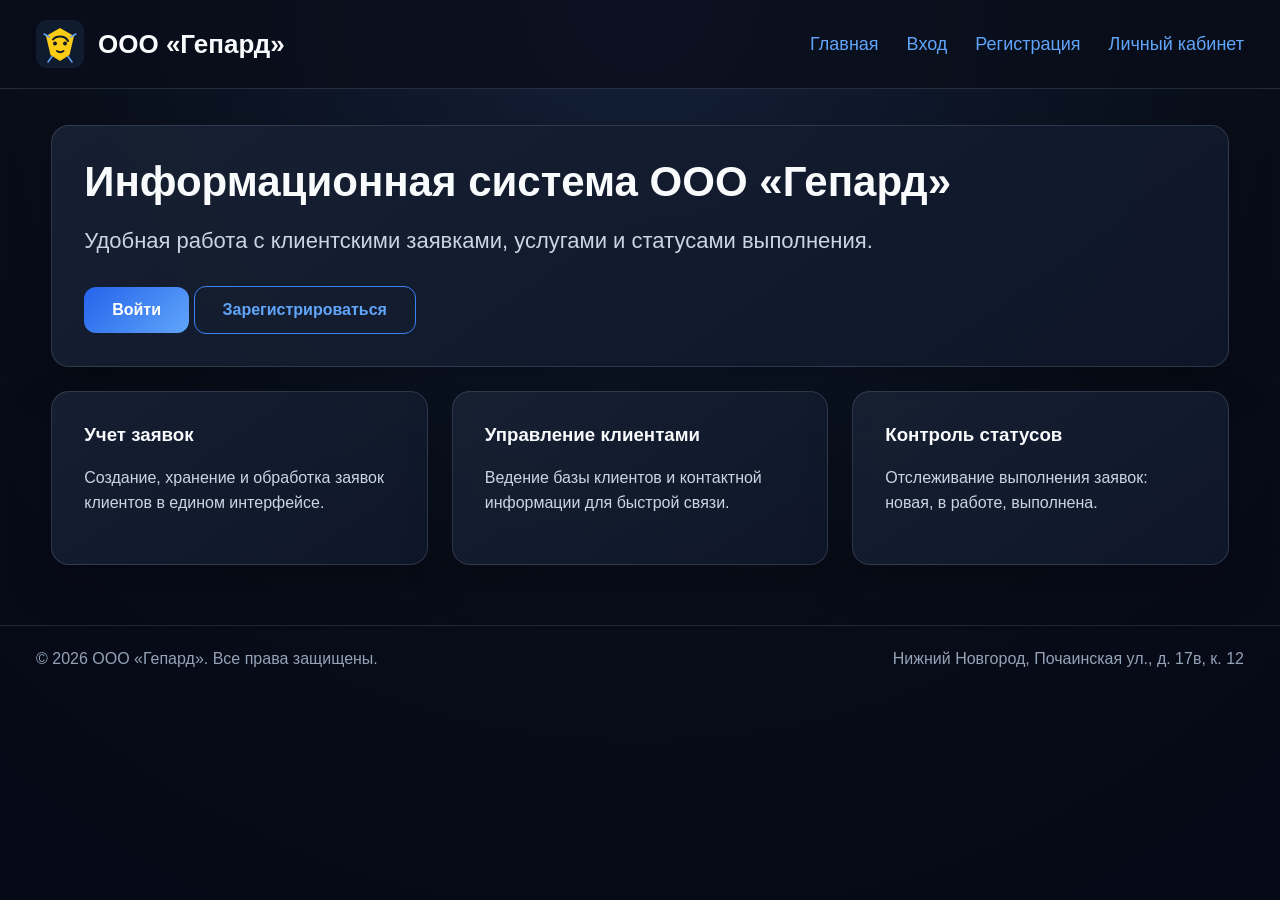
<file: index.html>
<!DOCTYPE html>
<html lang="ru">
<head>
    <meta charset="UTF-8">
    <meta name="viewport" content="width=device-width, initial-scale=1.0">
    <title>ООО «Гепард» — Главная</title>
    <link rel="stylesheet" href="css/style.css">
</head>
<body>
<header class="header">
    <div class="logo">
        <img src="images/logo.svg" alt="Логотип ООО Гепард">
        <span>ООО «Гепард»</span>
    </div>
    <nav class="nav">
        <a href="index.html">Главная</a>
        <a href="login.html">Вход</a>
        <a href="register.html">Регистрация</a>
        <a href="dashboard.html">Личный кабинет</a>
    </nav>
</header>
<main class="container">
<section class="card hero">
    <h1>Информационная система ООО «Гепард»</h1>
    <p>Удобная работа с клиентскими заявками, услугами и статусами выполнения.</p>
    <a class="button" href="login.html">Войти</a>
    <a class="button secondary" href="register.html">Зарегистрироваться</a>
</section>

<section class="grid">
    <div class="card feature">
        <h3>Учет заявок</h3>
        <p>Создание, хранение и обработка заявок клиентов в едином интерфейсе.</p>
    </div>
    <div class="card feature">
        <h3>Управление клиентами</h3>
        <p>Ведение базы клиентов и контактной информации для быстрой связи.</p>
    </div>
    <div class="card feature">
        <h3>Контроль статусов</h3>
        <p>Отслеживание выполнения заявок: новая, в работе, выполнена.</p>
    </div>
</section>
</main>
<footer class="footer">
    <span>© 2026 ООО «Гепард». Все права защищены.</span>
    <span>Нижний Новгород, Почаинская ул., д. 17в, к. 12</span>
</footer>
</body>
</html>
</file>
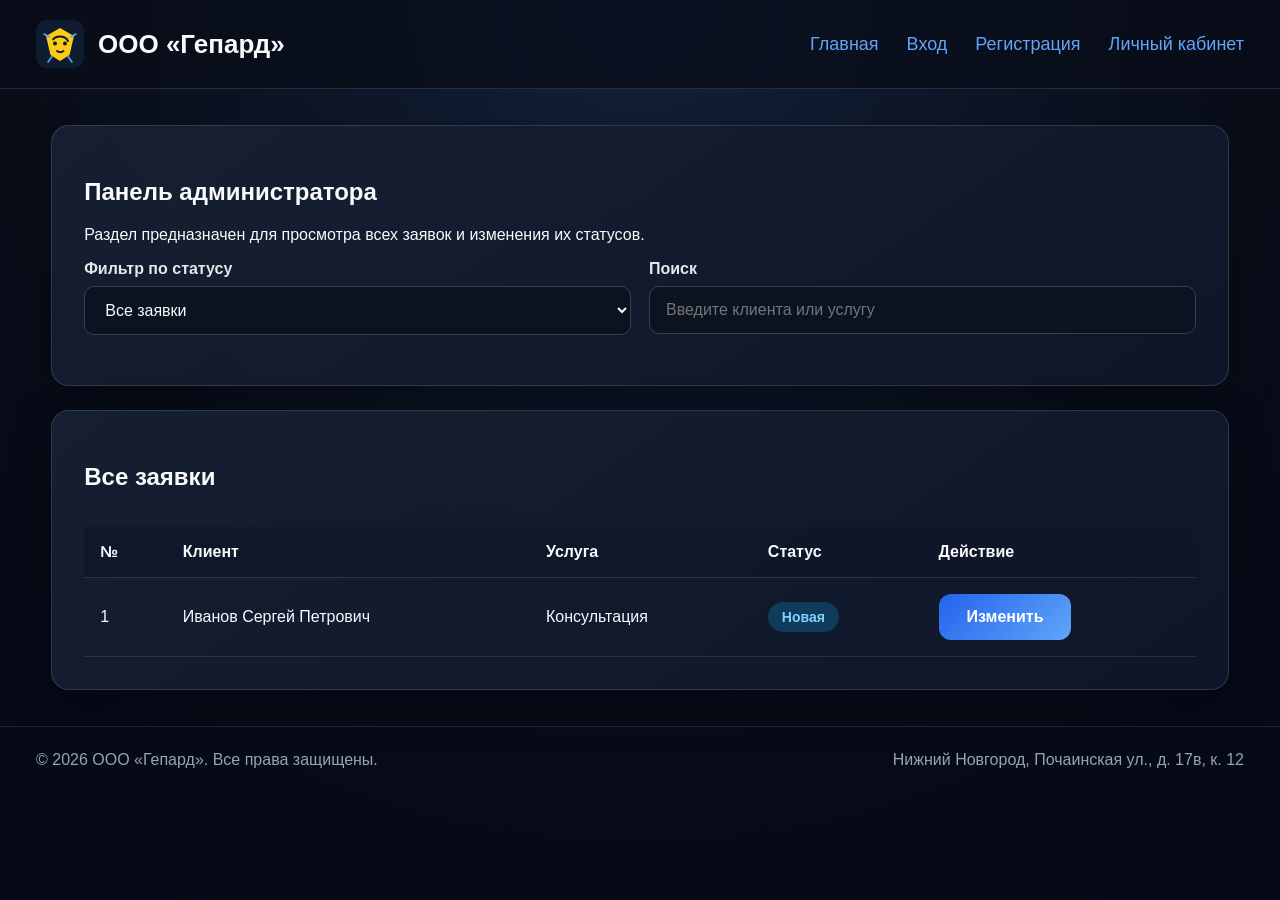
<file: admin.html>
<!DOCTYPE html>
<html lang="ru">
<head>
    <meta charset="UTF-8">
    <meta name="viewport" content="width=device-width, initial-scale=1.0">
    <title>ООО «Гепард» — Администратор</title>
    <link rel="stylesheet" href="css/style.css">
</head>
<body>
<header class="header">
    <div class="logo">
        <img src="images/logo.svg" alt="Логотип ООО Гепард">
        <span>ООО «Гепард»</span>
    </div>
    <nav class="nav">
        <a href="index.html">Главная</a>
        <a href="login.html">Вход</a>
        <a href="register.html">Регистрация</a>
        <a href="dashboard.html">Личный кабинет</a>
    </nav>
</header>
<main class="container">
<section class="card">
    <h1>Панель администратора</h1>
    <p>Раздел предназначен для просмотра всех заявок и изменения их статусов.</p>
    <div class="form-row">
        <div class="form-group">
            <label for="filter">Фильтр по статусу</label>
            <select id="filter">
                <option>Все заявки</option>
                <option>Новая</option>
                <option>В работе</option>
                <option>Выполнена</option>
            </select>
        </div>
        <div class="form-group">
            <label for="search">Поиск</label>
            <input id="search" type="text" placeholder="Введите клиента или услугу">
        </div>
    </div>
</section>

<section class="card">
    <h2>Все заявки</h2>
    <div class="table-wrap">
        <table>
            <thead>
                <tr>
                    <th>№</th>
                    <th>Клиент</th>
                    <th>Услуга</th>
                    <th>Статус</th>
                    <th>Действие</th>
                </tr>
            </thead>
            <tbody>
                <tr>
                    <td>1</td>
                    <td>Иванов Сергей Петрович</td>
                    <td>Консультация</td>
                    <td><span class="status new">Новая</span></td>
                    <td><button class="button" type="button">Изменить</button></td>
                </tr>
            </tbody>
        </table>
    </div>
</section>
</main>
<footer class="footer">
    <span>© 2026 ООО «Гепард». Все права защищены.</span>
    <span>Нижний Новгород, Почаинская ул., д. 17в, к. 12</span>
</footer>
</body>
</html>
</file>
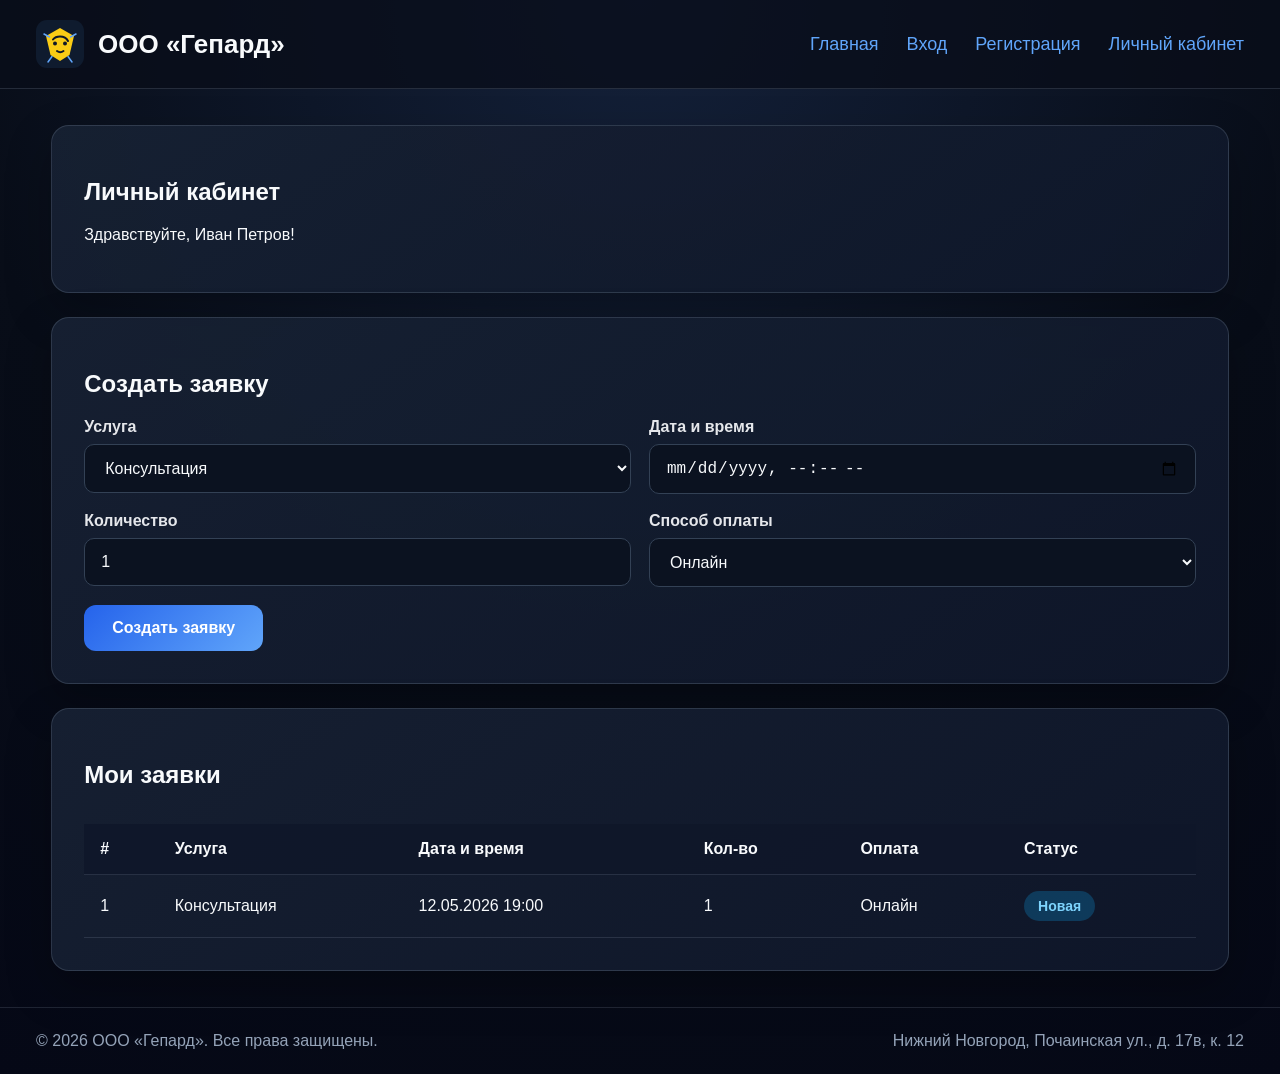
<file: dashboard.html>
<!DOCTYPE html>
<html lang="ru">
<head>
    <meta charset="UTF-8">
    <meta name="viewport" content="width=device-width, initial-scale=1.0">
    <title>ООО «Гепард» — Личный кабинет</title>
    <link rel="stylesheet" href="css/style.css">
</head>
<body>
<header class="header">
    <div class="logo">
        <img src="images/logo.svg" alt="Логотип ООО Гепард">
        <span>ООО «Гепард»</span>
    </div>
    <nav class="nav">
        <a href="index.html">Главная</a>
        <a href="login.html">Вход</a>
        <a href="register.html">Регистрация</a>
        <a href="dashboard.html">Личный кабинет</a>
    </nav>
</header>
<main class="container">
<section class="card">
    <h1>Личный кабинет</h1>
    <p>Здравствуйте, Иван Петров!</p>
</section>

<section class="card">
    <h2>Создать заявку</h2>
    <form>
        <div class="form-row">
            <div class="form-group">
                <label for="service">Услуга</label>
                <select id="service">
                    <option>Консультация</option>
                    <option>Подготовка документов</option>
                    <option>Сопровождение заявки</option>
                </select>
            </div>
            <div class="form-group">
                <label for="date">Дата и время</label>
                <input id="date" type="datetime-local">
            </div>
        </div>
        <div class="form-row">
            <div class="form-group">
                <label for="count">Количество</label>
                <input id="count" type="number" value="1">
            </div>
            <div class="form-group">
                <label for="payment">Способ оплаты</label>
                <select id="payment">
                    <option>Онлайн</option>
                    <option>Карта</option>
                    <option>Наличные</option>
                </select>
            </div>
        </div>
        <button class="button" type="button">Создать заявку</button>
    </form>
</section>

<section class="card">
    <h2>Мои заявки</h2>
    <div class="table-wrap">
        <table>
            <thead>
                <tr>
                    <th>#</th>
                    <th>Услуга</th>
                    <th>Дата и время</th>
                    <th>Кол-во</th>
                    <th>Оплата</th>
                    <th>Статус</th>
                </tr>
            </thead>
            <tbody>
                <tr>
                    <td>1</td>
                    <td>Консультация</td>
                    <td>12.05.2026 19:00</td>
                    <td>1</td>
                    <td>Онлайн</td>
                    <td><span class="status new">Новая</span></td>
                </tr>
            </tbody>
        </table>
    </div>
</section>
</main>
<footer class="footer">
    <span>© 2026 ООО «Гепард». Все права защищены.</span>
    <span>Нижний Новгород, Почаинская ул., д. 17в, к. 12</span>
</footer>
</body>
</html>
</file>
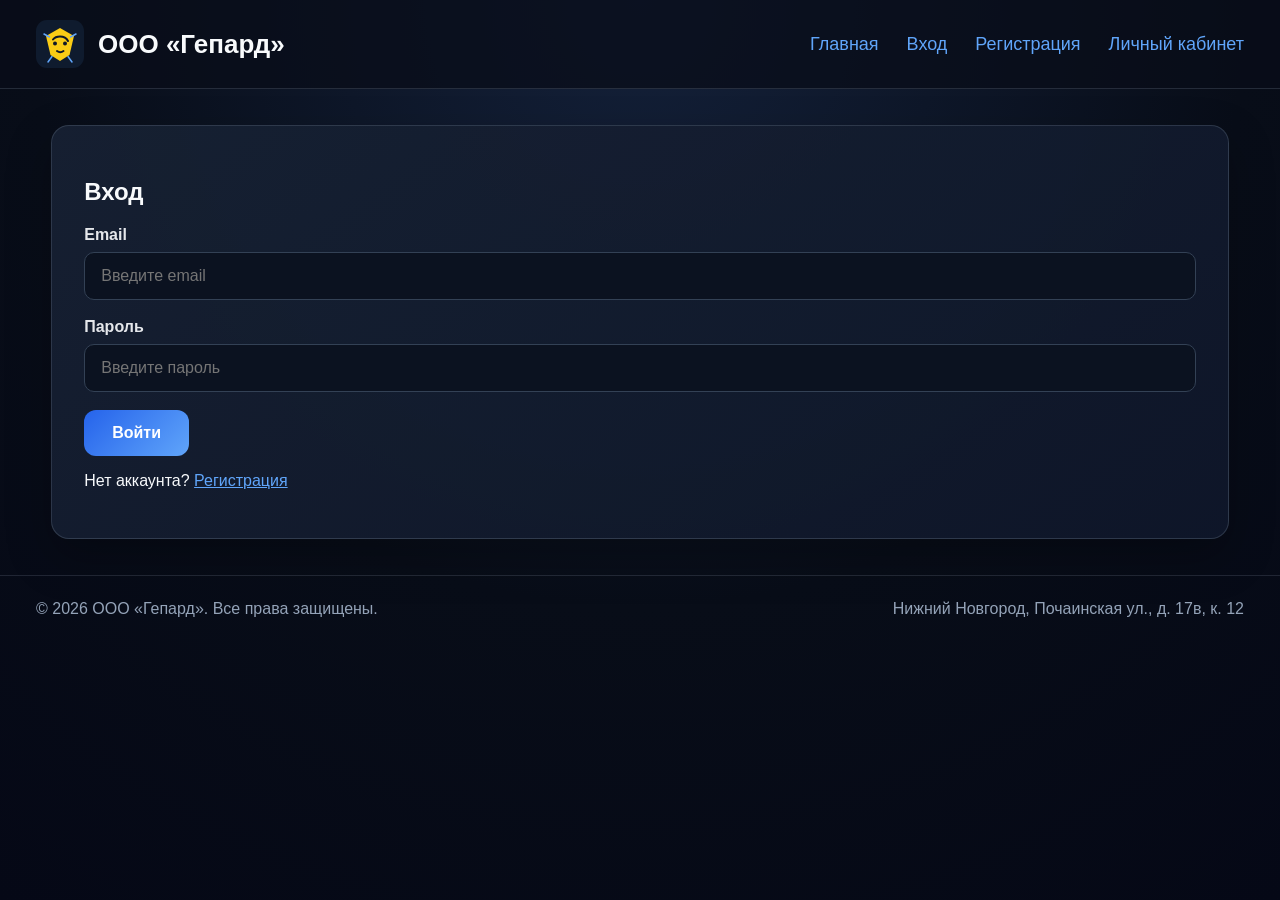
<file: login.html>
<!DOCTYPE html>
<html lang="ru">
<head>
    <meta charset="UTF-8">
    <meta name="viewport" content="width=device-width, initial-scale=1.0">
    <title>ООО «Гепард» — Вход</title>
    <link rel="stylesheet" href="css/style.css">
</head>
<body>
<header class="header">
    <div class="logo">
        <img src="images/logo.svg" alt="Логотип ООО Гепард">
        <span>ООО «Гепард»</span>
    </div>
    <nav class="nav">
        <a href="index.html">Главная</a>
        <a href="login.html">Вход</a>
        <a href="register.html">Регистрация</a>
        <a href="dashboard.html">Личный кабинет</a>
    </nav>
</header>
<main class="container">
<section class="card">
    <h1>Вход</h1>
    <form>
        <div class="form-group">
            <label for="email">Email</label>
            <input id="email" type="email" placeholder="Введите email">
        </div>
        <div class="form-group">
            <label for="password">Пароль</label>
            <input id="password" type="password" placeholder="Введите пароль">
        </div>
        <a class="button" href="dashboard.html">Войти</a>
        <p>Нет аккаунта? <a href="register.html" style="color:#60a5fa;">Регистрация</a></p>
    </form>
</section>
</main>
<footer class="footer">
    <span>© 2026 ООО «Гепард». Все права защищены.</span>
    <span>Нижний Новгород, Почаинская ул., д. 17в, к. 12</span>
</footer>
</body>
</html>
</file>
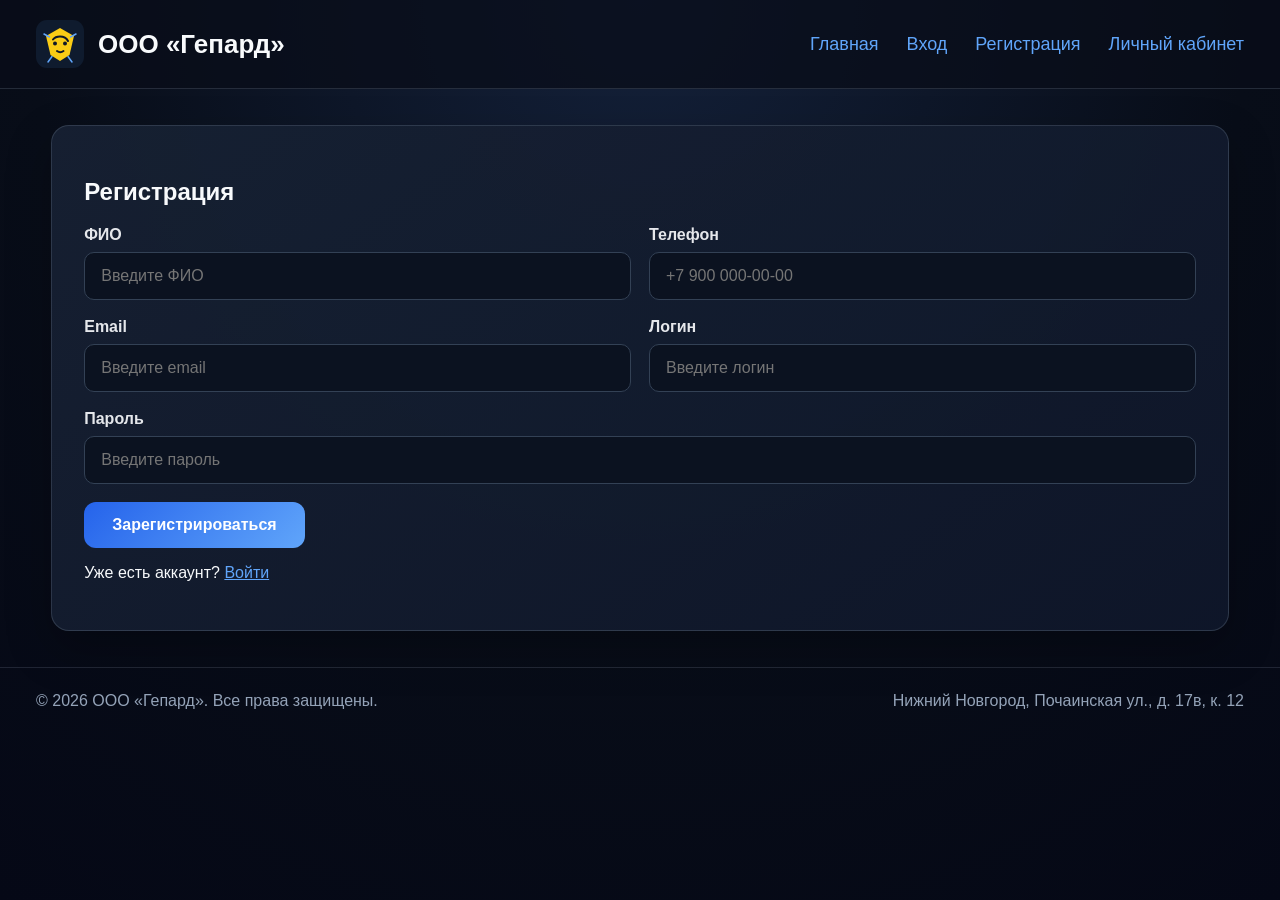
<file: register.html>
<!DOCTYPE html>
<html lang="ru">
<head>
    <meta charset="UTF-8">
    <meta name="viewport" content="width=device-width, initial-scale=1.0">
    <title>ООО «Гепард» — Регистрация</title>
    <link rel="stylesheet" href="css/style.css">
</head>
<body>
<header class="header">
    <div class="logo">
        <img src="images/logo.svg" alt="Логотип ООО Гепард">
        <span>ООО «Гепард»</span>
    </div>
    <nav class="nav">
        <a href="index.html">Главная</a>
        <a href="login.html">Вход</a>
        <a href="register.html">Регистрация</a>
        <a href="dashboard.html">Личный кабинет</a>
    </nav>
</header>
<main class="container">
<section class="card">
    <h1>Регистрация</h1>
    <form>
        <div class="form-row">
            <div class="form-group">
                <label for="name">ФИО</label>
                <input id="name" type="text" placeholder="Введите ФИО">
            </div>
            <div class="form-group">
                <label for="phone">Телефон</label>
                <input id="phone" type="tel" placeholder="+7 900 000-00-00">
            </div>
        </div>
        <div class="form-row">
            <div class="form-group">
                <label for="email">Email</label>
                <input id="email" type="email" placeholder="Введите email">
            </div>
            <div class="form-group">
                <label for="login">Логин</label>
                <input id="login" type="text" placeholder="Введите логин">
            </div>
        </div>
        <div class="form-group">
            <label for="password">Пароль</label>
            <input id="password" type="password" placeholder="Введите пароль">
        </div>
        <a class="button" href="dashboard.html">Зарегистрироваться</a>
        <p>Уже есть аккаунт? <a href="login.html" style="color:#60a5fa;">Войти</a></p>
    </form>
</section>
</main>
<footer class="footer">
    <span>© 2026 ООО «Гепард». Все права защищены.</span>
    <span>Нижний Новгород, Почаинская ул., д. 17в, к. 12</span>
</footer>
</body>
</html>
</file>
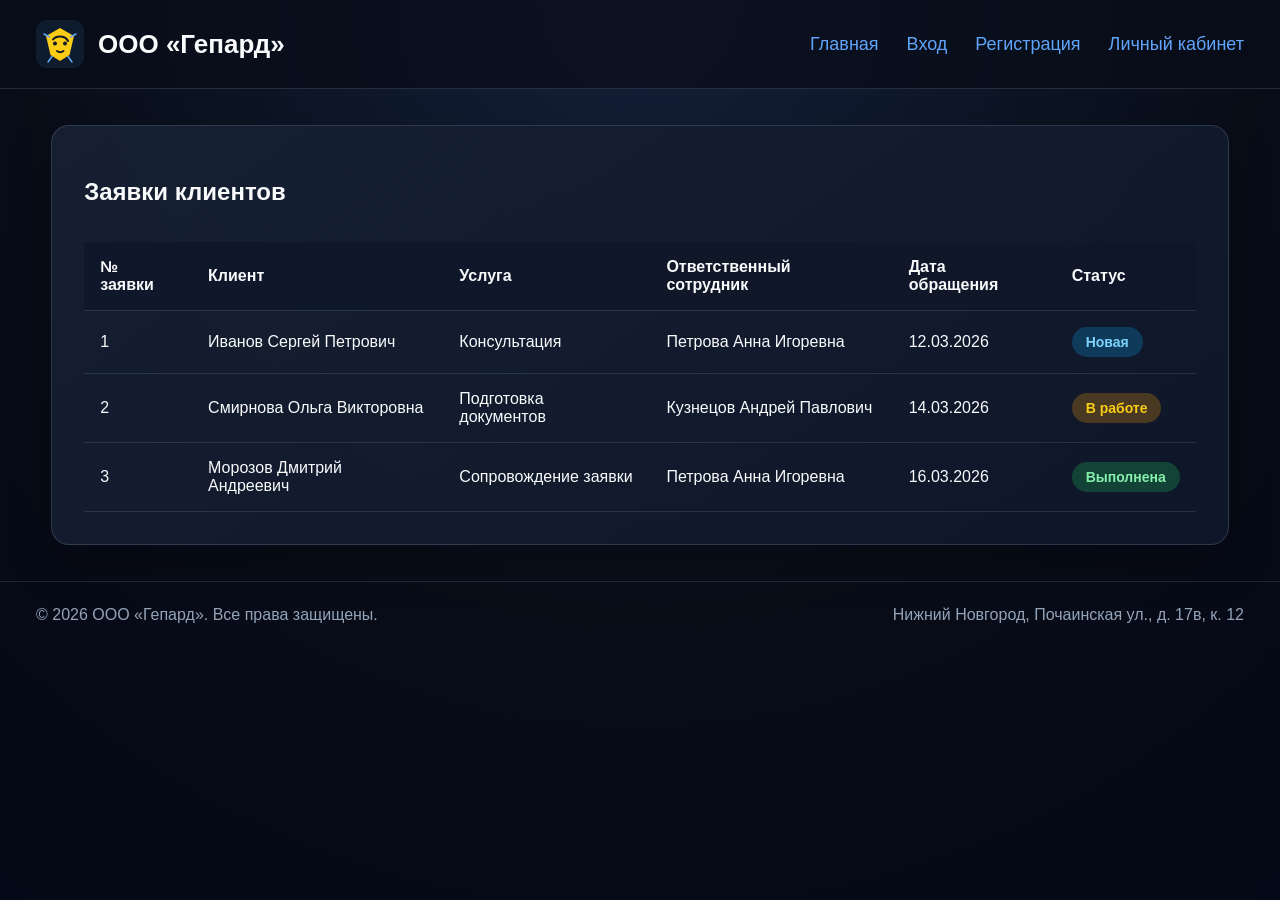
<file: requests.html>
<!DOCTYPE html>
<html lang="ru">
<head>
    <meta charset="UTF-8">
    <meta name="viewport" content="width=device-width, initial-scale=1.0">
    <title>ООО «Гепард» — Заявки</title>
    <link rel="stylesheet" href="css/style.css">
</head>
<body>
<header class="header">
    <div class="logo">
        <img src="images/logo.svg" alt="Логотип ООО Гепард">
        <span>ООО «Гепард»</span>
    </div>
    <nav class="nav">
        <a href="index.html">Главная</a>
        <a href="login.html">Вход</a>
        <a href="register.html">Регистрация</a>
        <a href="dashboard.html">Личный кабинет</a>
    </nav>
</header>
<main class="container">
<section class="card">
    <h1>Заявки клиентов</h1>
    <div class="table-wrap">
        <table>
            <thead>
                <tr>
                    <th>№ заявки</th>
                    <th>Клиент</th>
                    <th>Услуга</th>
                    <th>Ответственный сотрудник</th>
                    <th>Дата обращения</th>
                    <th>Статус</th>
                </tr>
            </thead>
            <tbody>
                <tr>
                    <td>1</td>
                    <td>Иванов Сергей Петрович</td>
                    <td>Консультация</td>
                    <td>Петрова Анна Игоревна</td>
                    <td>12.03.2026</td>
                    <td><span class="status new">Новая</span></td>
                </tr>
                <tr>
                    <td>2</td>
                    <td>Смирнова Ольга Викторовна</td>
                    <td>Подготовка документов</td>
                    <td>Кузнецов Андрей Павлович</td>
                    <td>14.03.2026</td>
                    <td><span class="status work">В работе</span></td>
                </tr>
                <tr>
                    <td>3</td>
                    <td>Морозов Дмитрий Андреевич</td>
                    <td>Сопровождение заявки</td>
                    <td>Петрова Анна Игоревна</td>
                    <td>16.03.2026</td>
                    <td><span class="status done">Выполнена</span></td>
                </tr>
            </tbody>
        </table>
    </div>
</section>
</main>
<footer class="footer">
    <span>© 2026 ООО «Гепард». Все права защищены.</span>
    <span>Нижний Новгород, Почаинская ул., д. 17в, к. 12</span>
</footer>
</body>
</html>
</file>
<file: css/style.css>
* {
    box-sizing: border-box;
}

body {
    margin: 0;
    font-family: Arial, sans-serif;
    color: #f8fafc;
    background: radial-gradient(circle at top, #14213a 0%, #080d18 55%, #050816 100%);
    min-height: 100vh;
}

.header {
    display: flex;
    align-items: center;
    justify-content: space-between;
    padding: 20px 36px;
    border-bottom: 1px solid rgba(148, 163, 184, 0.2);
    background: rgba(8, 13, 24, 0.75);
}

.logo {
    display: flex;
    align-items: center;
    gap: 14px;
    font-size: 26px;
    font-weight: 700;
}

.logo img {
    width: 48px;
    height: 48px;
}

.nav {
    display: flex;
    gap: 28px;
}

.nav a {
    color: #60a5fa;
    text-decoration: none;
    font-size: 18px;
}

.nav a:hover,
.nav a.active {
    color: #93c5fd;
    border-bottom: 2px solid #3b82f6;
    padding-bottom: 6px;
}

.container {
    width: min(1180px, 92%);
    margin: 36px auto;
}

.card {
    background: linear-gradient(145deg, rgba(23, 33, 51, 0.94), rgba(15, 23, 42, 0.94));
    border: 1px solid rgba(148, 163, 184, 0.22);
    border-radius: 18px;
    padding: 32px;
    margin-bottom: 24px;
    box-shadow: 0 18px 45px rgba(0, 0, 0, 0.25);
}

.hero h1 {
    font-size: 42px;
    margin: 0 0 14px;
}

.hero p {
    font-size: 22px;
    color: #cbd5e1;
    margin-bottom: 32px;
}

.button {
    display: inline-block;
    background: linear-gradient(135deg, #2563eb, #60a5fa);
    color: white;
    border: none;
    border-radius: 12px;
    padding: 14px 28px;
    font-weight: 700;
    text-decoration: none;
    cursor: pointer;
    font-size: 16px;
}

.button.secondary {
    background: transparent;
    border: 1px solid #3b82f6;
    color: #60a5fa;
}

.grid {
    display: grid;
    grid-template-columns: repeat(3, 1fr);
    gap: 24px;
}

.feature h3 {
    margin-top: 0;
}

.feature p {
    color: #cbd5e1;
    line-height: 1.6;
}

.form-group {
    margin-bottom: 18px;
}

label {
    display: block;
    margin-bottom: 8px;
    color: #e5e7eb;
    font-weight: 600;
}

input,
select,
textarea {
    width: 100%;
    padding: 14px 16px;
    border-radius: 10px;
    border: 1px solid #334155;
    background: #0b1220;
    color: #f8fafc;
    outline: none;
    font-size: 16px;
}

input:focus,
select:focus,
textarea:focus {
    border-color: #60a5fa;
    box-shadow: 0 0 0 3px rgba(96, 165, 250, 0.2);
}

.form-row {
    display: grid;
    grid-template-columns: 1fr 1fr;
    gap: 18px;
}

.table-wrap {
    overflow-x: auto;
}

table {
    width: 100%;
    border-collapse: collapse;
    margin-top: 16px;
}

th,
td {
    padding: 16px;
    border-bottom: 1px solid rgba(148, 163, 184, 0.18);
    text-align: left;
}

th {
    background: rgba(15, 23, 42, 0.9);
}

.status {
    display: inline-block;
    padding: 7px 14px;
    border-radius: 999px;
    font-size: 14px;
    font-weight: 700;
}

.status.new {
    background: rgba(14, 165, 233, 0.25);
    color: #7dd3fc;
}

.status.work {
    background: rgba(245, 158, 11, 0.25);
    color: #facc15;
}

.status.done {
    background: rgba(34, 197, 94, 0.25);
    color: #86efac;
}

.footer {
    padding: 24px 36px;
    color: #94a3b8;
    border-top: 1px solid rgba(148, 163, 184, 0.18);
    display: flex;
    justify-content: space-between;
    gap: 20px;
}

.alert {
    padding: 12px 14px;
    border-radius: 10px;
    margin-bottom: 16px;
    background: rgba(239, 68, 68, 0.16);
    border: 1px solid rgba(239, 68, 68, 0.5);
    color: #fecaca;
}

@media (max-width: 760px) {
    .header,
    .footer {
        flex-direction: column;
        align-items: flex-start;
    }

    .nav {
        flex-wrap: wrap;
        gap: 16px;
    }

    .grid,
    .form-row {
        grid-template-columns: 1fr;
    }

    .hero h1 {
        font-size: 30px;
    }

    .card {
        padding: 22px;
    }
}
</file>
